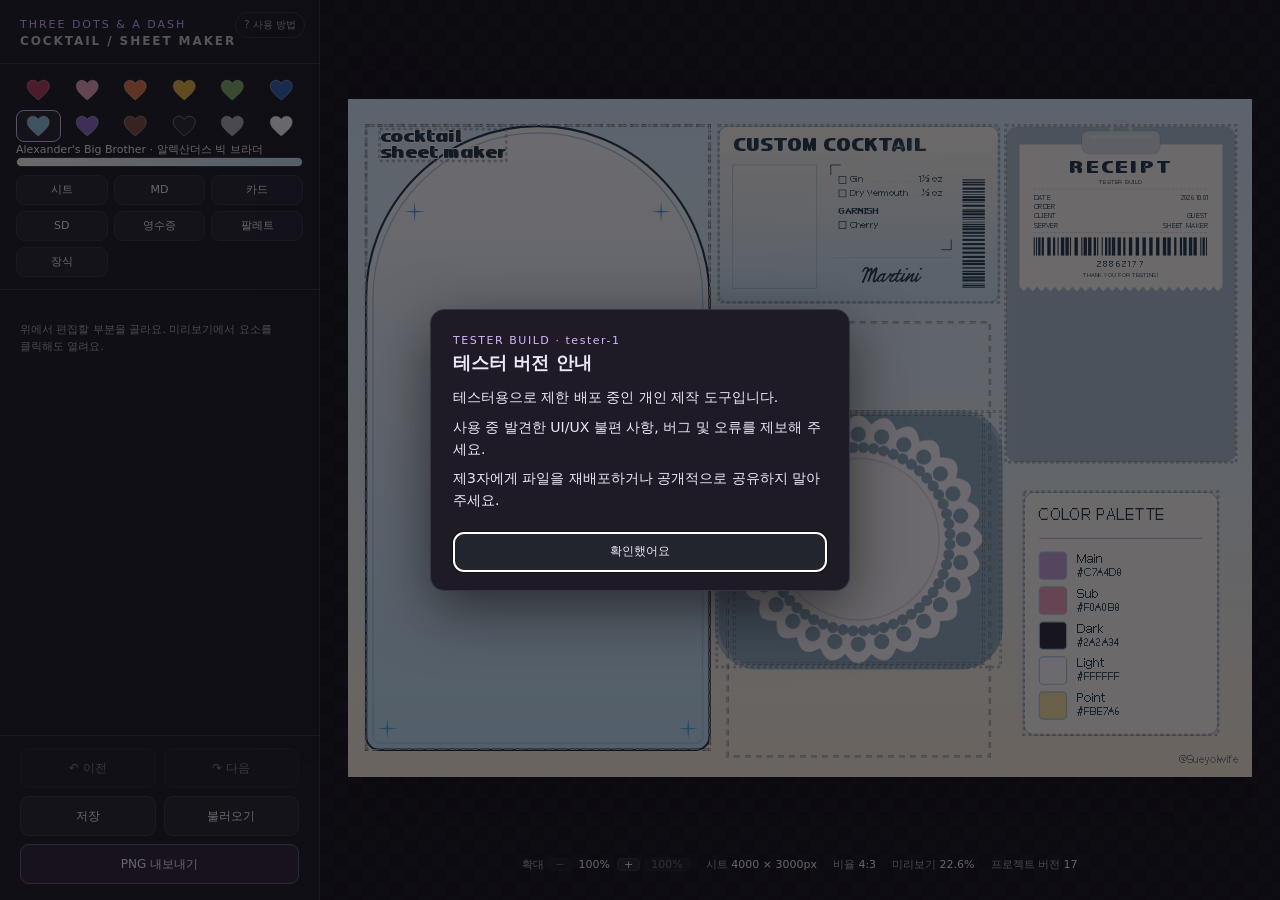
<file: index.html>
<!doctype html>
<html lang="ko">
<head>
  <meta charset="utf-8" />
  <meta name="viewport" content="width=device-width, initial-scale=1" />
  <title>Three Dots & a Dash — Result Sheet Maker</title>
  <link rel="stylesheet" href="css/fonts.css" />
  <link rel="stylesheet" href="css/style.css" />
</head>
<body>
  <main class="app-shell">
    <aside class="panel" aria-label="편집 도구">
      <header class="panel-header">
        <p class="eyebrow">THREE DOTS &amp; A DASH</p>
        <h1>Result Sheet Maker</h1>
      </header>

      <div class="panel-scroll">
        <!-- Section order is locked to the sheet's layer order (bottom layer first):
             배경 → MD 캐릭터 → 칵테일 카드 → SD → 영수증. New phases insert at their position. -->
        <details class="section" data-section="background" open>
          <summary>배경</summary>
          <div class="section-body">
          <div class="color-row">
            <span class="field-label">배경색</span>
            <input id="backgroundColorPicker" type="color" value="#ffffff" aria-label="배경색 고르기" />
            <input id="backgroundColorHex" class="hex-input" type="text" value="#FFFFFF" maxlength="7" spellcheck="false" aria-label="배경색 HEX 코드" />
          </div>
          <p id="backgroundHexError" class="notice" hidden></p>

          <div class="pattern-row">
            <span class="field-label">패턴</span>
            <select id="patternSelect" aria-label="패턴 고르기"></select>
            <button id="patternReloadButton" class="icon-button" type="button" title="내 패턴 목록 새로고침" aria-label="내 패턴 목록 새로고침">↻</button>
          </div>

          <div id="builtinControls" class="sub-controls" hidden>
            <div class="color-row">
              <span class="field-label">패턴 색</span>
              <input id="builtinColorPicker" type="color" value="#000000" aria-label="패턴 색 고르기" />
              <input id="builtinColorHex" class="hex-input" type="text" value="#000000" maxlength="7" spellcheck="false" aria-label="패턴 색 HEX 코드" />
            </div>
            <p id="builtinHexError" class="notice" hidden></p>
            <label class="range-row">
              <span class="field-label">진하기</span>
              <input id="builtinOpacity" type="range" min="0" max="100" step="1" value="15" />
              <output id="builtinOpacityValue">15%</output>
            </label>
            <label class="range-row">
              <span class="field-label">크기</span>
              <input id="builtinScale" type="range" min="25" max="300" step="5" value="100" />
              <output id="builtinScaleValue">100%</output>
            </label>
            <button id="reseedButton" class="reseed-button" type="button" hidden>🎲 배치 다시 뽑기</button>
          </div>

          <div id="fileControls" class="sub-controls" hidden>
            <label class="check-row">
              <input id="patternTint" type="checkbox" />
              <span>패턴 색 바꾸기</span>
            </label>
            <div id="tintRow" class="color-row is-disabled">
              <span class="field-label">패턴 색</span>
              <input id="tintColorPicker" type="color" value="#000000" aria-label="패턴 색 고르기" disabled />
              <input id="tintColorHex" class="hex-input" type="text" value="#000000" maxlength="7" spellcheck="false" aria-label="패턴 색 HEX 코드" disabled />
            </div>
            <p id="tintHexError" class="notice" hidden></p>
          </div>

          <p id="patternNotice" class="notice" hidden></p>
          <p class="hint">기본 패턴은 사이트가 직접 그려서 항상 선명해요. 내 패턴은 assets/backgrounds 폴더에 PNG를 넣고 patterns.json에 이름을 추가한 뒤 ↻를 누르면 나타나요 (4000×3000px 권장).</p>

            <details class="subsection" open>
              <summary>브랜딩 (three dots &amp; a dash)</summary>
              <div id="brandPanel" class="subsection-body"></div>
            </details>
          </div>
        </details>

        <!-- Sheet-level stickers (not owned by MD / SD). -->
        <details class="section" data-section="stickers">
          <summary>스티커</summary>
          <div id="stickerPanel" class="section-body"></div>
        </details>

        <details class="section" data-section="md" open>
          <summary>MD 캐릭터</summary>
          <div class="section-body">
            <div class="file-row">
              <span class="field-label">캐릭터</span>
              <label class="button-like small">
                <span id="characterUploadLabel">올리기</span>
                <input id="characterInput" type="file" accept="image/png,image/webp" />
              </label>
              <button id="characterRemoveButton" class="small" type="button" disabled>빼기</button>
            </div>
            <p id="characterName" class="file-name">—</p>

            <div class="pattern-row">
              <span class="field-label">코스터</span>
              <select id="coasterSelect" aria-label="코스터 고르기"></select>
              <button id="coasterReloadButton" class="icon-button" type="button" title="코스터 목록 새로고침" aria-label="코스터 목록 새로고침">↻</button>
            </div>
            <p id="coasterNotice" class="notice" hidden></p>
            <div id="coasterPlate" class="plate-host" hidden></div>
            <details class="subsection">
              <summary>MD 배경 프레임</summary>
              <div id="framePanel" class="subsection-body"></div>
            </details>
            <details class="subsection">
              <summary>MD 장식</summary>
              <div id="mdDecorPanel" class="subsection-body"></div>
            </details>
                        <details class="subsection">
              <summary>컨페티</summary>
              <div id="confettiPanel" class="subsection-body"></div>
            </details>

            <div class="sub-controls">
              <div class="segmented" role="radiogroup" aria-label="편집 대상">
                <span class="field-label">편집 대상</span>
                <button id="targetCharacter" type="button" role="radio" aria-checked="true">캐릭터</button>
                <button id="targetCoaster" type="button" role="radio" aria-checked="false">코스터</button>
                <button id="targetFrame" type="button" role="radio" aria-checked="false">프레임</button>
              </div>
              <label class="range-row">
                <span class="field-label">크기</span>
                <input id="mdWidthRange" type="range" min="2" max="150" step="0.5" value="30" />
                <input id="mdWidthNumber" class="num-input" type="number" min="2" max="150" step="0.5" value="30" aria-label="크기 (시트 너비 대비 %)" />
              </label>
              <button id="mdResetButton" class="reseed-button" type="button">위치 초기화</button>
            </div>

            <label class="check-row">
              <input id="mdLinked" type="checkbox" checked />
              <span>캐릭터 이동 시 코스터도 같이 이동</span>
            </label>
            <p class="hint">미리보기에서 드래그하면 이동, Ctrl + 휠로 크기를 바꿔요. 캐릭터나 코스터를 클릭하면 편집 대상이 바뀌어요. 크기는 시트 너비 대비 %예요. "코드로 그린 받침"을 고르면 받침 설정이 나타나요. PNG 코스터는 assets/coasters 폴더에 넣고 coasters.json에 이름을 추가한 뒤 ↻를 누르면 나타나요.</p>
          </div>
        </details>

        <details class="section" data-section="card" open>
          <summary>칵테일 카드</summary>
          <div id="cardPanel" class="section-body"></div>
        </details>

        <details class="section" data-section="sd" open>
          <summary>SD 캐릭터</summary>
          <div class="section-body">
            <div class="file-row">
              <span class="field-label">SD</span>
              <label class="button-like small">
                <span id="sdCharacterUploadLabel">올리기</span>
                <input id="sdCharacterInput" type="file" accept="image/png,image/webp" />
              </label>
              <button id="sdCharacterRemoveButton" class="small" type="button" disabled>빼기</button>
            </div>
            <p id="sdCharacterName" class="file-name">—</p>

            <div class="sub-controls">
              <div class="segmented" role="radiogroup" aria-label="편집 대상">
                <span class="field-label">편집 대상</span>
                <button id="targetSd" type="button" role="radio" aria-checked="true">SD</button>
                <button id="targetDoily" type="button" role="radio" aria-checked="false">도일리</button>
                <button id="targetTray" type="button" role="radio" aria-checked="false">트레이</button>
              </div>
              <label class="range-row">
                <span class="field-label">크기</span>
                <input id="sdWidthRange" type="range" min="2" max="150" step="0.5" value="10" />
                <input id="sdWidthNumber" class="num-input" type="number" min="2" max="150" step="0.5" value="10" aria-label="크기 (시트 너비 대비 %)" />
              </label>
              <button id="sdResetButton" class="reseed-button" type="button">위치 초기화</button>
            </div>

            <label class="check-row">
              <input id="sdLinked" type="checkbox" checked />
              <span>SD 이동 시 도일리·트레이도 같이 이동 (도일리 이동 시 트레이도)</span>
            </label>

            <details class="subsection">
              <summary>트레이</summary>
              <div id="trayPanel" class="subsection-body"></div>
            </details>

            <p class="field-caption">도일리 받침 설정</p>
            <div id="doilyPlate" class="plate-host"></div>
          </div>
        </details>

        <details class="section" data-section="receipt" open>
          <summary>영수증</summary>
          <div id="receiptPanel" class="section-body"></div>
        </details>
        <details class="section" data-section="palette" open>
          <summary>컬러 팔레트</summary>
          <div id="palettePanel" class="section-body"></div>
        </details>
      </div>

      <!-- Workspace-level actions: always reachable, never mixed with sheet properties. -->
      <footer class="panel-footer" aria-label="프로젝트">
        <button id="saveProjectButton" type="button">저장</button>
        <label class="button-like">
          <span>불러오기</span>
          <input id="projectInput" type="file" accept="application/json,.json" />
        </label>
        <button id="exportButton" class="primary" type="button" disabled>PNG 내보내기</button>
      </footer>
    </aside>

    <section class="workspace" aria-label="결과 시트 미리보기">
      <div id="stage" class="stage">
        <div id="previewFrame" class="preview-frame">
          <canvas id="sheetCanvas" aria-label="결과 시트 캔버스"></canvas>
          <!-- Editor overlay: guides + selection only. Never passed to renderSheet / export. -->
          <canvas id="overlayCanvas" class="overlay" aria-hidden="true"></canvas>
        </div>
      </div>
      <!-- Informational only (not sheet properties). -->
      <p class="status-bar" aria-live="polite">
        <span>시트 <b id="designSize">—</b></span>
        <span>비율 <b id="designRatio">—</b></span>
        <span>미리보기 <b id="previewScale">—</b></span>
        <span>프로젝트 버전 <b id="projectVersion">—</b></span>
      </p>
    </section>
  </main>

  <script type="module" src="js/app.js"></script>
</body>
</html>
</file>
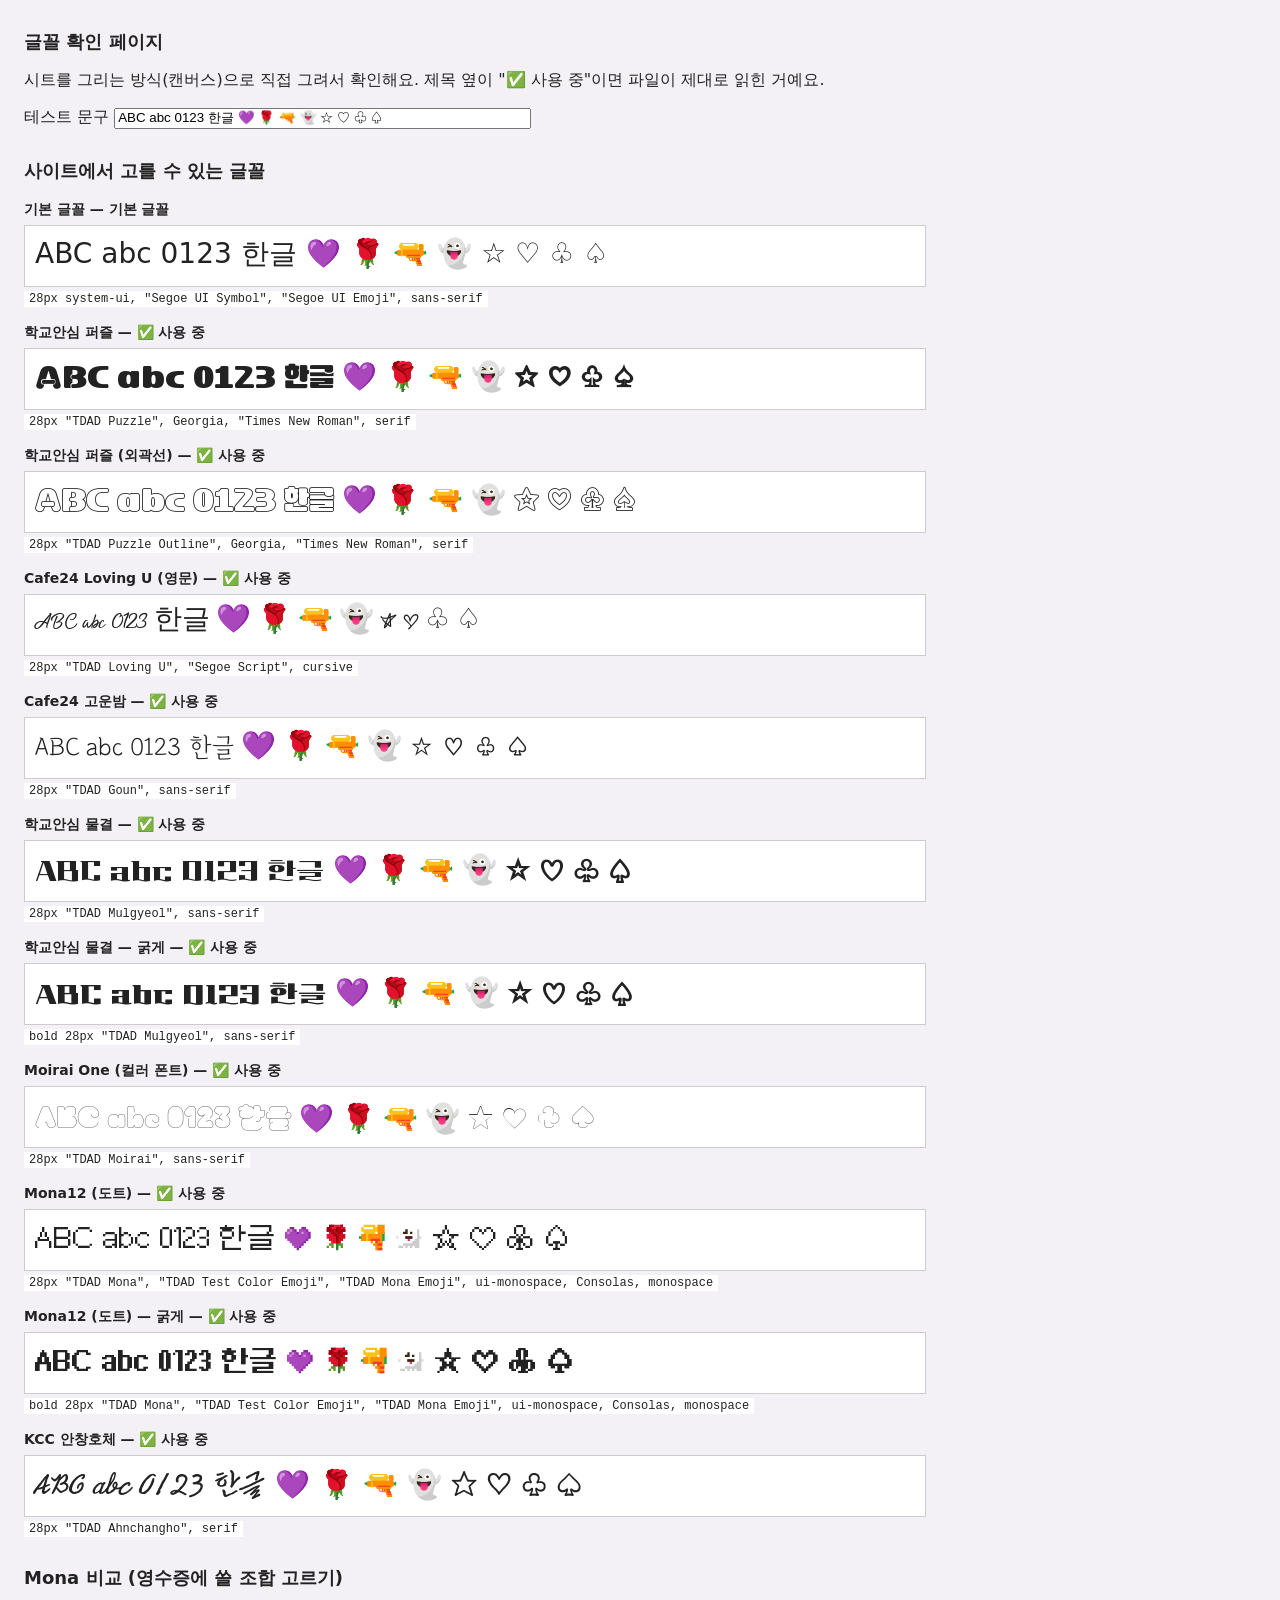
<file: fonts-check.html>
<!doctype html>
<html lang="ko">
<head>
  <meta charset="utf-8" />
  <title>글꼴 확인 — Three Dots & a Dash</title>
  <link rel="stylesheet" href="css/fonts.css" />
  <style>
    body { margin: 24px; font-family: system-ui, sans-serif; background: #f4f1f6; color: #222; }
    h1 { font-size: 18px; margin-top: 30px; } h2 { font-size: 14px; margin: 18px 0 6px; }
    canvas { background: #fff; border: 1px solid #ccc; display: block; }
    code { background: #fff; padding: 1px 5px; font-size: 12px; }
  </style>
</head>
<body>
  <h1>글꼴 확인 페이지</h1>
  <p>시트를 그리는 방식(캔버스)으로 직접 그려서 확인해요. 제목 옆이 "✅ 사용 중"이면 파일이 제대로 읽힌 거예요.</p>
  <label>테스트 문구 <input id="text" size="50" value="ABC abc 0123 한글 💜 🌹 🔫 👻 ☆ ♡ ♧ ♤" /></label>
  <div id="out"></div>
  <script type="module">
    import { FONTS, FONT_ORDER, fontCss, fontStatus, loadFonts } from "./js/fonts.js";

    const out = document.querySelector("#out");
    const input = document.querySelector("#text");

    function drawRow(label, font, text) {
      const canvas = document.createElement("canvas");
      canvas.width = 900; canvas.height = 60;
      const ctx = canvas.getContext("2d");
      ctx.font = font; ctx.fillStyle = "#222"; ctx.textBaseline = "middle";
      ctx.fillText(text, 10, 30);
      const h2 = document.createElement("h2"); h2.textContent = label;
      const note = document.createElement("code"); note.textContent = font;
      out.append(h2, canvas, note);
    }
    const heading = (text) => { const h = document.createElement("h1"); h.textContent = text; out.append(h); };

    async function run() {
      out.replaceChildren();
      const text = input.value;
      await loadFonts(FONT_ORDER, text);
      await document.fonts.ready;

      heading("사이트에서 고를 수 있는 글꼴");
      for (const id of FONT_ORDER) {
        const def = FONTS[id];
        const status = fontStatus(id);
        const mark = status === "ready" ? "✅ 사용 중" : status === "system" ? "기본 글꼴" : "⚠ 파일 없음 (임시 글꼴)";
        for (const weight of def.weights ?? ["regular"]) {
          const w = weight === "bold" ? " — 굵게" : "";
          drawRow(`${def.label}${w} — ${mark}`, fontCss(id, 28, weight), text);
        }
      }

      heading("Mona 비교 (영수증에 쓸 조합 고르기)");
      for (const family of ["TDAD Test Mona Main", "TDAD Test Color Emoji"]) {
        await document.fonts.load(`28px "${family}"`, text).catch(() => []);
        await document.fonts.load(`bold 28px "${family}"`, text).catch(() => []);
      }
      const combos = [
        ["A. Mona12 통합판 하나만", '"TDAD Test Mona Main"'],
        ["B. Mona12TextKR + Mona12Emoji (단색 도트 이모지) ← 현재 설정", '"TDAD Mona", "TDAD Mona Emoji"'],
        ["C. Mona12TextKR + Mona12ColorEmoji (컬러 도트 이모지)", '"TDAD Mona", "TDAD Test Color Emoji"'],
      ];
      for (const [label, families] of combos) {
        drawRow(label, `28px ${families}, monospace`, text);
        drawRow(label + " — 굵게", `bold 28px ${families}, monospace`, text);
      }
      const check = (family) => ["💜", "🌹", "🔫", "👻"].map((e) => `${e}${document.fonts.check(`28px "${family}"`, e) ? "O" : "X"}`).join(" ");
      const p = document.createElement("p");
      p.textContent = `이모지 지원 — 단색: ${check("TDAD Mona Emoji")} · 컬러: ${check("TDAD Test Color Emoji")} · 통합판: ${check("TDAD Test Mona Main")}`;
      out.append(p);

      heading("로고 미리보기");
      for (const id of ["puzzle", "puzzleOutline"]) {
        const canvas = document.createElement("canvas");
        canvas.width = 900; canvas.height = 130;
        const ctx = canvas.getContext("2d");
        ctx.font = fontCss(id, 48); ctx.fillStyle = "#3A2E3F"; ctx.textBaseline = "top";
        ["three dots", "& a dash"].forEach((line, i) => ctx.fillText(line, 10, 10 + i * 56));
        const t = document.createElement("h2"); t.textContent = FONTS[id].label;
        out.append(t, canvas);
      }
    }
    input.addEventListener("change", run);
    run();
  </script>
</body>
</html>
</file>
<file: css/fonts.css>
/*
  Local fonts (NOT bundled). Files live in assets/fonts/ (check each license first).
  Family names ("TDAD …") are the app's internal aliases — js/fonts.js refers only to these.
  Weight variants of one family share one alias with different font-weight values.
  To check: open fonts-check.html.
*/

@font-face { font-family: "TDAD Puzzle"; src: url("../assets/fonts/Hakgyoansim Puzzle TTF Black.ttf"); font-display: block; }
@font-face { font-family: "TDAD Puzzle Outline"; src: url("../assets/fonts/Hakgyoansim Puzzle TTF Outline.ttf"); font-display: block; }

@font-face { font-family: "TDAD Loving U"; src: url("../assets/fonts/Cafe24Lovingu.ttf"); font-display: block; }
@font-face { font-family: "TDAD Goun"; src: url("../assets/fonts/Cafe24Oneprettynight-v2.0.ttf"); font-display: block; }

@font-face { font-family: "TDAD Mulgyeol"; src: url("../assets/fonts/HakgyoansimMulgyeolR.ttf"); font-weight: 400; font-display: block; }
@font-face { font-family: "TDAD Mulgyeol"; src: url("../assets/fonts/HakgyoansimMulgyeolB.ttf"); font-weight: 700; font-display: block; }

@font-face { font-family: "TDAD Moirai"; src: url("../assets/fonts/MoiraiOne-Regular.ttf"); font-display: block; }

/* Mona12 — current choice: B (TextKR + monochrome pixel emoji). */
@font-face { font-family: "TDAD Mona"; src: url("../assets/fonts/Mona12TextKR.ttf"); font-weight: 400; font-display: block; }
@font-face { font-family: "TDAD Mona"; src: url("../assets/fonts/Mona12TextKR-Bold.ttf"); font-weight: 700; font-display: block; }
@font-face { font-family: "TDAD Mona Emoji"; src: url("../assets/fonts/Mona12Emoji.ttf"); font-weight: 400; font-display: block; }
@font-face { font-family: "TDAD Mona Emoji"; src: url("../assets/fonts/Mona12Emoji-Bold.ttf"); font-weight: 700; font-display: block; }

@font-face { font-family: "TDAD Ahnchangho"; src: url("../assets/fonts/KCC-Ahnchangho.ttf"); font-display: block; }

/* Comparison only (fonts-check.html): Mona options A and C. */
@font-face { font-family: "TDAD Test Mona Main"; src: url("../assets/fonts/Mona12.ttf"); font-weight: 400; font-display: block; }
@font-face { font-family: "TDAD Test Mona Main"; src: url("../assets/fonts/Mona12-Bold.ttf"); font-weight: 700; font-display: block; }
@font-face { font-family: "TDAD Test Color Emoji"; src: url("../assets/fonts/Mona12ColorEmoji.ttf"); font-display: block; }
</file>
<file: css/style.css>
/* Shell-level visual constants live here so the editor can be restyled in one place.
   Nothing below is a final design decision. */
:root {
  color-scheme: dark;
  --font-ui: Inter, ui-sans-serif, system-ui, -apple-system, BlinkMacSystemFont, "Segoe UI", sans-serif;
  --font-mono: ui-monospace, Consolas, monospace;

  --panel-width: 320px;
  --workspace-padding: 28px;

  --bg: #111216;
  --panel: #191b21;
  --panel-2: #22252d;
  --line: #343844;
  --line-hover: #626979;
  --text: #f5f5f7;
  --muted: #a7abb7;
  --accent: #d7b5ff;
  --danger: #ffb4b4;
  --primary-bg: #2d2438;
  --primary-line: #69547f;
  --sub-bg: rgb(255 255 255 / .02);
  --checker: #15171c;
  --checker-size: 28px;
  --canvas-shadow: 0 18px 55px rgb(0 0 0 / .35);
  --guide: rgb(215 181 255 / .45);
  --guide-faint: rgb(255 255 255 / .55);
  --guide-shadow: rgb(0 0 0 / .35);

  --radius-lg: 14px;
  --radius-md: 9px;
  --radius-sm: 7px;
  --control-h: 32px;
  --button-h: 40px;

  --fs-title: 18px;
  --fs-section: 13px;
  --fs-body: 12px;
  --fs-small: 11px;

  font-family: var(--font-ui);
}

* { box-sizing: border-box; }
/* Native hidden must always win over component display rules. */
[hidden] { display: none !important; }
html, body { margin: 0; min-height: 100%; background: var(--bg); color: var(--text); }
body { min-height: 100vh; overflow: hidden; }
button, input, select { font: inherit; }
button { color: inherit; }

.app-shell {
  display: grid;
  grid-template-columns: var(--panel-width) minmax(0, 1fr);
  min-height: 100vh;
}

/* ---------- Panel: compact header / scrolling sections / sticky footer ---------- */
/* Header / scrolling sections / footer as explicit grid rows: the middle row can never grow
   past the space left between header and footer, whatever the fonts or OS scaling. */
.panel {
  height: 100vh;
  height: 100dvh;
  display: grid;
  grid-template-rows: auto minmax(0, 1fr) auto;
  overflow: hidden;
  background: var(--panel);
  border-right: 1px solid var(--line);
}
.panel-header { padding: 18px 20px 14px; border-bottom: 1px solid var(--line); }
.eyebrow { margin: 0 0 4px; color: var(--accent); font-size: var(--fs-small); letter-spacing: .18em; }
h1 { margin: 0; font-size: var(--fs-title); line-height: 1.15; }

.panel-scroll {
  min-height: 0;
  overflow-y: auto;
  overscroll-behavior: contain;
  scrollbar-gutter: stable;
  padding: 4px 20px 64px; /* spare room so the last control never sits against the footer */
}

.section { border-bottom: 1px solid var(--line); }
.section > summary {
  display: flex; align-items: center; justify-content: space-between;
  padding: 14px 0; cursor: pointer; list-style: none;
  font-size: var(--fs-section); font-weight: 600; letter-spacing: .04em;
}
.section > summary::-webkit-details-marker { display: none; }
.section > summary::after { content: "▾"; color: var(--muted); transition: transform .15s ease; }
.section:not([open]) > summary::after { transform: rotate(-90deg); }
.section-body { padding: 0 0 16px; }

.panel-footer {
  display: grid;
  grid-template-columns: 1fr 1fr;
  gap: 8px;
  padding: 12px 20px 16px;
  border-top: 1px solid var(--line);
  background: var(--panel);
}
.panel-footer .primary { grid-column: 1 / -1; }

/* ---------- Controls ---------- */
.button-like, button {
  display: inline-flex;
  align-items: center;
  justify-content: center;
  min-height: var(--button-h);
  padding: 9px 12px;
  border: 1px solid var(--line);
  border-radius: var(--radius-md);
  background: var(--panel-2);
  cursor: pointer;
  font-size: var(--fs-body);
  transition: border-color .15s ease, transform .15s ease, opacity .15s ease;
}
.button-like:hover, button:hover:not(:disabled) { border-color: var(--line-hover); }
.button-like:active, button:active:not(:disabled) { transform: translateY(1px); }
.button-like input { display: none; }
button:disabled { cursor: not-allowed; opacity: .42; }
button.primary { background: var(--primary-bg); border-color: var(--primary-line); }

.field-label { flex: 1; color: var(--muted); font-size: var(--fs-body); }
.hint, .notice { margin: 11px 0 0; color: var(--muted); font-size: var(--fs-small); line-height: 1.55; }
.notice { color: var(--danger); }

.color-row { display: flex; align-items: center; gap: 8px; margin-bottom: 10px; }
.color-row input[type="color"] {
  width: 40px; height: var(--control-h); padding: 2px;
  border: 1px solid var(--line); border-radius: var(--radius-sm); background: var(--panel-2); cursor: pointer;
}
.color-row.is-disabled { opacity: .45; }
.hex-input {
  width: 96px; height: var(--control-h); padding: 0 9px;
  border: 1px solid var(--line); border-radius: var(--radius-sm); background: var(--panel-2); color: var(--text);
  font-family: var(--font-mono); font-size: 13px; text-transform: uppercase;
}
.hex-input[aria-invalid="true"] { border-color: var(--danger); }

.pattern-row { display: flex; align-items: center; gap: 8px; margin: 14px 0 10px; }
.pattern-row select {
  width: 150px; height: var(--control-h); padding: 0 8px;
  border: 1px solid var(--line); border-radius: var(--radius-sm); background: var(--panel-2); color: var(--text);
  font-size: var(--fs-body);
}
.icon-button { min-height: var(--control-h); width: var(--control-h); padding: 0; font-size: 15px; }
.check-row { display: flex; align-items: center; gap: 8px; margin-bottom: 8px; font-size: var(--fs-body); cursor: pointer; }

.sub-controls {
  margin: 4px 0 6px; padding: 10px 10px 4px;
  border: 1px solid var(--line); border-radius: var(--radius-md); background: var(--sub-bg);
}
.sub-controls[hidden] { display: none; }
.range-row { display: flex; align-items: center; gap: 8px; margin-bottom: 10px; cursor: pointer; }
.range-row input[type="range"] { width: 120px; accent-color: var(--accent); }
.range-row output { width: 42px; text-align: right; font-size: var(--fs-body); font-variant-numeric: tabular-nums; }
.reseed-button { width: 100%; min-height: 34px; margin-bottom: 8px; }
.reseed-button[hidden] { display: none; }

.file-row { display: flex; align-items: center; gap: 8px; }
.button-like.small, button.small { min-height: var(--control-h); padding: 0 12px; }
.file-name { margin: 6px 0 12px; color: var(--muted); font-size: var(--fs-small); overflow: hidden; text-overflow: ellipsis; white-space: nowrap; }
.segmented { display: flex; align-items: center; gap: 6px; margin-bottom: 10px; }
.segmented { flex-wrap: wrap; }
.segmented button { min-height: 30px; padding: 0 9px; }
.segmented button[aria-checked="true"] { background: var(--primary-bg); border-color: var(--primary-line); }
.num-input {
  width: 58px; height: var(--control-h); padding: 0 6px;
  border: 1px solid var(--line); border-radius: var(--radius-sm); background: var(--panel-2); color: var(--text);
  font-size: var(--fs-body); font-variant-numeric: tabular-nums;
}
.range-row input[type="range"] + .num-input { margin-left: 2px; }

.plate-host { margin: 6px 0 10px; }
.sync-row { margin-top: 10px; font-weight: 600; }
.plate-host[hidden] { display: none; }
.plate-panel { border: 1px solid var(--line); border-radius: var(--radius-md); background: var(--sub-bg); padding: 2px 10px; }
.subsection { border-bottom: 1px solid var(--line); }
.plate-panel .subsection:last-child { border-bottom: 0; }
.subsection > summary {
  display: flex; align-items: center; justify-content: space-between;
  padding: 9px 0; cursor: pointer; list-style: none; font-size: var(--fs-body); font-weight: 600;
}
.subsection > summary::-webkit-details-marker { display: none; }
.subsection > summary::after { content: "▾"; color: var(--muted); transition: transform .15s ease; }
.subsection:not([open]) > summary::after { transform: rotate(-90deg); }
.subsection-body { padding: 2px 0 8px; }
.subsection-body > div[hidden] { display: none; }
.field-caption { margin: 12px 0 4px; font-size: var(--fs-body); font-weight: 600; }
.text-input {
  width: 100%; height: var(--control-h); margin-bottom: 10px; padding: 0 9px;
  border: 1px solid var(--line); border-radius: var(--radius-sm); background: var(--panel-2); color: var(--text);
}

.card-rows { display: grid; gap: 6px; margin-bottom: 8px; }
.card-row { display: grid; grid-template-columns: 18px 1fr 64px 24px 24px 24px; gap: 4px; align-items: center; }
.card-row input[type="text"] {
  min-width: 0; height: 28px; padding: 0 6px;
  border: 1px solid var(--line); border-radius: var(--radius-sm); background: var(--panel-2); color: var(--text);
  font-size: var(--fs-body);
}
.row-btn { min-height: 26px; width: 24px; padding: 0; font-size: 12px; }
.hex-input.wide { width: 110px; }

.quick-row { display: flex; flex-wrap: wrap; gap: 6px; margin: 8px 0 10px; }
.quick-row button { min-height: 28px; padding: 0 8px; font-size: 11px; }
.receipt-sections { display: grid; gap: 10px; margin-bottom: 8px; }
.receipt-section { display: grid; gap: 6px; padding: 8px; border: 1px solid var(--line); border-radius: var(--radius-md); }
.section-head { display: grid; grid-template-columns: 1fr 24px 24px 24px; gap: 4px; align-items: center; }
.section-head .text-input { margin-bottom: 0; font-weight: 600; }
.receipt-row { display: grid; grid-template-columns: 1fr 56px 24px 24px 24px; gap: 4px; align-items: center; }
.receipt-row.playlist { grid-template-columns: 1fr 1fr 48px 24px 24px 24px; }
.receipt-row input[type="text"] {
  min-width: 0; height: 28px; padding: 0 6px;
  border: 1px solid var(--line); border-radius: var(--radius-sm); background: var(--panel-2); color: var(--text);
  font-size: var(--fs-body);
}
textarea.text-input { height: auto; padding: 6px 9px; resize: vertical; font: inherit; }

.palette-row { display: grid; grid-template-columns: 38px 86px 1fr 24px 24px 24px; gap: 4px; align-items: center; }
.palette-row .hex-input { width: 86px; }
.palette-row .row-name {
  min-width: 0; height: 28px; padding: 0 6px;
  border: 1px solid var(--line); border-radius: var(--radius-sm); background: var(--panel-2); color: var(--text);
  font-size: var(--fs-body);
}
.confetti-layer { padding: 8px 0 10px; border-bottom: 1px solid var(--line); }

/* ---------- Workspace: stage (measured for preview size) + status bar ---------- */
.workspace {
  min-width: 0;
  height: 100vh;
  padding: var(--workspace-padding);
  display: grid;
  grid-template-rows: minmax(0, 1fr) auto;
  gap: 10px;
  overflow: hidden;
  background-image:
    linear-gradient(45deg, var(--checker) 25%, transparent 25%),
    linear-gradient(-45deg, var(--checker) 25%, transparent 25%),
    linear-gradient(45deg, transparent 75%, var(--checker) 75%),
    linear-gradient(-45deg, transparent 75%, var(--checker) 75%);
  background-size: var(--checker-size) var(--checker-size);
  background-position: 0 0, 0 calc(var(--checker-size) / 2), calc(var(--checker-size) / 2) calc(var(--checker-size) / -2), calc(var(--checker-size) / -2) 0;
}
.stage { min-width: 0; min-height: 0; display: grid; place-items: center; overflow: hidden; }
.preview-frame { position: relative; display: grid; place-items: center; }

#sheetCanvas { display: block; background: transparent; box-shadow: var(--canvas-shadow); }
.overlay { position: absolute; left: 0; top: 0; touch-action: none; }
.overlay.is-editable.over-sheet { cursor: grab; }
.overlay.is-dragging { cursor: grabbing; }
/* Native hidden behavior must win over #sheetCanvas { display:block }. */
#sheetCanvas[hidden] { display: none; }

.status-bar {
  margin: 0; display: flex; flex-wrap: wrap; justify-content: center; gap: 4px 16px;
  color: var(--muted); font-size: var(--fs-small);
}
.status-bar b { color: var(--text); font-weight: 500; font-variant-numeric: tabular-nums; }

@media (max-width: 800px) {
  body { overflow: auto; }
  .app-shell { grid-template-columns: 1fr; }
  .panel { height: auto; display: block; overflow: visible; border-right: 0; border-bottom: 1px solid var(--line); }
  .panel-scroll { overflow: visible; }
  .panel-footer { position: sticky; bottom: 0; }
  .workspace { height: 70vh; }
}

/* ---------- v13: Sheet Color Preset strip + editor modes (pinned under the header) ---------- */
.panel { grid-template-rows: auto auto minmax(0, 1fr) auto; }
.panel-pinned { display: grid; gap: 8px; padding: 10px 16px 12px; border-bottom: 1px solid var(--line); }
.theme-hearts { display: grid; grid-template-columns: repeat(6, 1fr); gap: 4px; }
.theme-heart { min-height: 0; padding: 4px 2px; border: 1px solid transparent; border-radius: 8px; background: none; cursor: pointer; }
.theme-heart:hover { background: var(--panel-2); }
.theme-heart svg { display: block; width: 100%; height: 22px; }
.theme-heart[aria-checked="true"] { border-color: var(--accent); background: var(--panel-2); }
.theme-name { margin: 0; color: var(--text); font-size: var(--fs-small); }
.theme-bar { height: 10px; border: 1px solid var(--line); border-radius: 5px; }
.mode-grid { display: grid; grid-template-columns: repeat(3, 1fr); gap: 6px; }
.mode-button { min-height: 30px; padding: 0 6px; font-size: var(--fs-small); }
.mode-button[aria-selected="true"] { border-color: var(--accent); color: var(--accent); background: var(--panel-2); }
.mode-empty { padding: 16px 0 0; }
.card-row.no-amount { grid-template-columns: 18px 1fr 24px 24px 24px; }

/* v14 — sheet background gradient editor */
.background-gradient { margin: 4px 0 10px; }
.gradient-editor { display: grid; gap: 8px; margin-top: 6px; }
.gradient-bar { height: 26px; border-radius: 6px; border: 1px solid rgba(255, 255, 255, 0.25); cursor: copy; }
.gradient-pins { position: relative; height: 22px; margin: -4px 9px 0; }
.gradient-pin {
  position: absolute; top: 0; width: 18px; height: 18px; margin-left: -9px; padding: 0;
  border-radius: 50% 50% 50% 50% / 30% 30% 70% 70%; border: 2px solid rgba(255, 255, 255, 0.75);
  box-shadow: 0 1px 3px rgba(0, 0, 0, 0.5); cursor: grab; touch-action: none;
}
.gradient-pin[aria-pressed="true"] { border-color: #FFE08A; box-shadow: 0 0 0 2px rgba(255, 224, 138, 0.45), 0 1px 3px rgba(0, 0, 0, 0.5); }
.gradient-pin:active { cursor: grabbing; }
.gradient-editor .button-row { display: flex; gap: 6px; align-items: center; flex-wrap: wrap; }
.gradient-count { margin: 0 0 0 auto; }
.gradient-editor .button-row .reseed-button { width: auto; flex: 1; margin: 0; min-height: 30px; }

/* v15 — Cocktail Builder */
.source-toggle { display: grid; grid-template-columns: 1fr 1fr; gap: 6px; margin: 4px 0 10px; }
.builder-caption { margin: 12px 0 4px; font-weight: 700; }
.glass-grid { display: grid; grid-template-columns: repeat(3, 1fr); gap: 6px; margin-bottom: 8px; }
.glass-thumb { display: grid; justify-items: center; gap: 2px; padding: 4px 2px; border-radius: 8px; border: 1px solid rgba(255, 255, 255, 0.12); background: rgba(255, 255, 255, 0.03); cursor: pointer; color: inherit; font-size: 11px; }
.glass-thumb canvas { width: 48px; height: 60px; }
.glass-thumb[aria-pressed="true"] { border-color: #FFE08A; background: rgba(255, 224, 138, 0.1); }
.builder-bar { margin-top: 4px; }
.builder-ends { display: flex; justify-content: space-between; font-size: 11px; opacity: 0.75; margin: 6px 2px 2px; }
.builder-buttons { display: flex; gap: 6px; flex-wrap: wrap; margin-bottom: 6px; }
.builder-buttons .reseed-button { width: auto; flex: 1; margin: 0; min-height: 30px; }
.builder-chips { display: flex; flex-wrap: wrap; gap: 6px; margin: 4px 0 8px; }
.builder-chip { display: inline-flex; align-items: center; gap: 4px; padding: 3px 7px 3px 4px; border-radius: 999px; border: 1px solid rgba(255, 255, 255, 0.18); background: rgba(255, 255, 255, 0.04); color: inherit; font-size: 11px; cursor: pointer; }
.builder-chip i { width: 14px; height: 14px; border-radius: 50%; border: 1px solid rgba(255, 255, 255, 0.4); display: inline-block; }
.builder-chip[aria-pressed="true"], .builder-chip.custom-chip.active { border-color: #FFE08A; background: rgba(255, 224, 138, 0.12); }
.custom-chip input[type="color"] { width: 18px; height: 18px; padding: 0; border: none; background: none; }
.emoji-chip { font-family: "TDAD Test Color Emoji", sans-serif; font-size: 18px; padding: 2px 8px; line-height: 1.3; }
.garnish-list { margin-bottom: 4px; }

/* Tester build — app subtitle + entry notice (editor UI only) */
.panel-header h1.app-subtitle { font-size: 12px; letter-spacing: .16em; font-weight: 700; opacity: .8; margin-top: 2px; }
dialog.tester-notice { max-width: 420px; width: calc(100% - 32px); padding: 22px 22px 18px; border: 1px solid var(--line); border-radius: 14px; background: #1E1B26; color: #EDE7F5; box-shadow: 0 18px 60px rgba(0, 0, 0, .55); }
dialog.tester-notice::backdrop { background: rgba(10, 8, 14, .6); }
.tester-notice h2 { margin: 2px 0 12px; font-size: 18px; }
.tester-notice p { margin: 0 0 8px; line-height: 1.55; font-size: 14px; }
.tester-notice .tester-badge { margin: 0; font-size: 11px; letter-spacing: .14em; color: var(--accent); }
.tester-notice button { margin-top: 12px; width: 100%; min-height: 40px; border-radius: 10px; cursor: pointer; }
.credit-owner { display: grid; gap: 6px; margin: 14px 0 4px; padding-top: 12px; border-top: 1px solid var(--line); }
/* v16 MD viewport panel */
.md-viewport-panel { margin-top: 8px; }
.md-viewport-actions { display: flex; gap: 6px; margin-bottom: 8px; }
.md-viewport-actions .reseed-button { flex: 1; width: auto; margin: 0; min-height: 30px; }

/* v17 view zoom: the stage scrolls only while zoomed; the preview frame centers with margin:auto so
   overflowing top/left edges stay reachable. The overlay is pinned over the visible stage by JS. */
.workspace.has-overlay { position: relative; }
.stage { place-items: start; }
.stage.is-zoomed { overflow: auto; }
.preview-frame { margin: auto; }
#sheetCanvas.is-upscaled { image-rendering: pixelated; }
.zoom-bar { display: inline-flex; align-items: baseline; gap: 4px; }
.zoom-bar b { min-width: 3.4em; text-align: center; }
.zoom-button {
  /* same line box as the status text, so the status bar (and the fitted preview) keeps its height */
  min-height: 0; margin: 0; padding: 0 7px; border: 0; border-radius: 5px;
  font: inherit; line-height: inherit; background: var(--panel-2); color: var(--text); cursor: pointer;
  box-shadow: inset 0 0 0 1px var(--line);
}
.zoom-button:disabled { opacity: .4; cursor: default; }

/* A-2 undo / redo (first row of the footer) */
.history-button:disabled { opacity: .45; cursor: default; }

/* v17 Random Cocktail + memo */
.random-box { margin-bottom: 6px; }
.random-families { flex-wrap: wrap; }
.family-chip { gap: 3px; }
.family-chip .family-heart { font-size: 13px; line-height: 1; }
.random-go { width: 100%; margin: 4px 0 6px; }
.random-go:disabled { opacity: .45; cursor: default; }
.random-current { margin: 6px 0 0; color: var(--text); font-size: var(--fs-small); }
.random-test-note { margin-top: 0; }
.random-caution { color: var(--accent); }
.memo-text { width: 100%; min-height: 64px; resize: vertical; font: inherit; margin-bottom: 8px; }
.link-hint { color: var(--accent); margin-top: 2px; }
</file>
